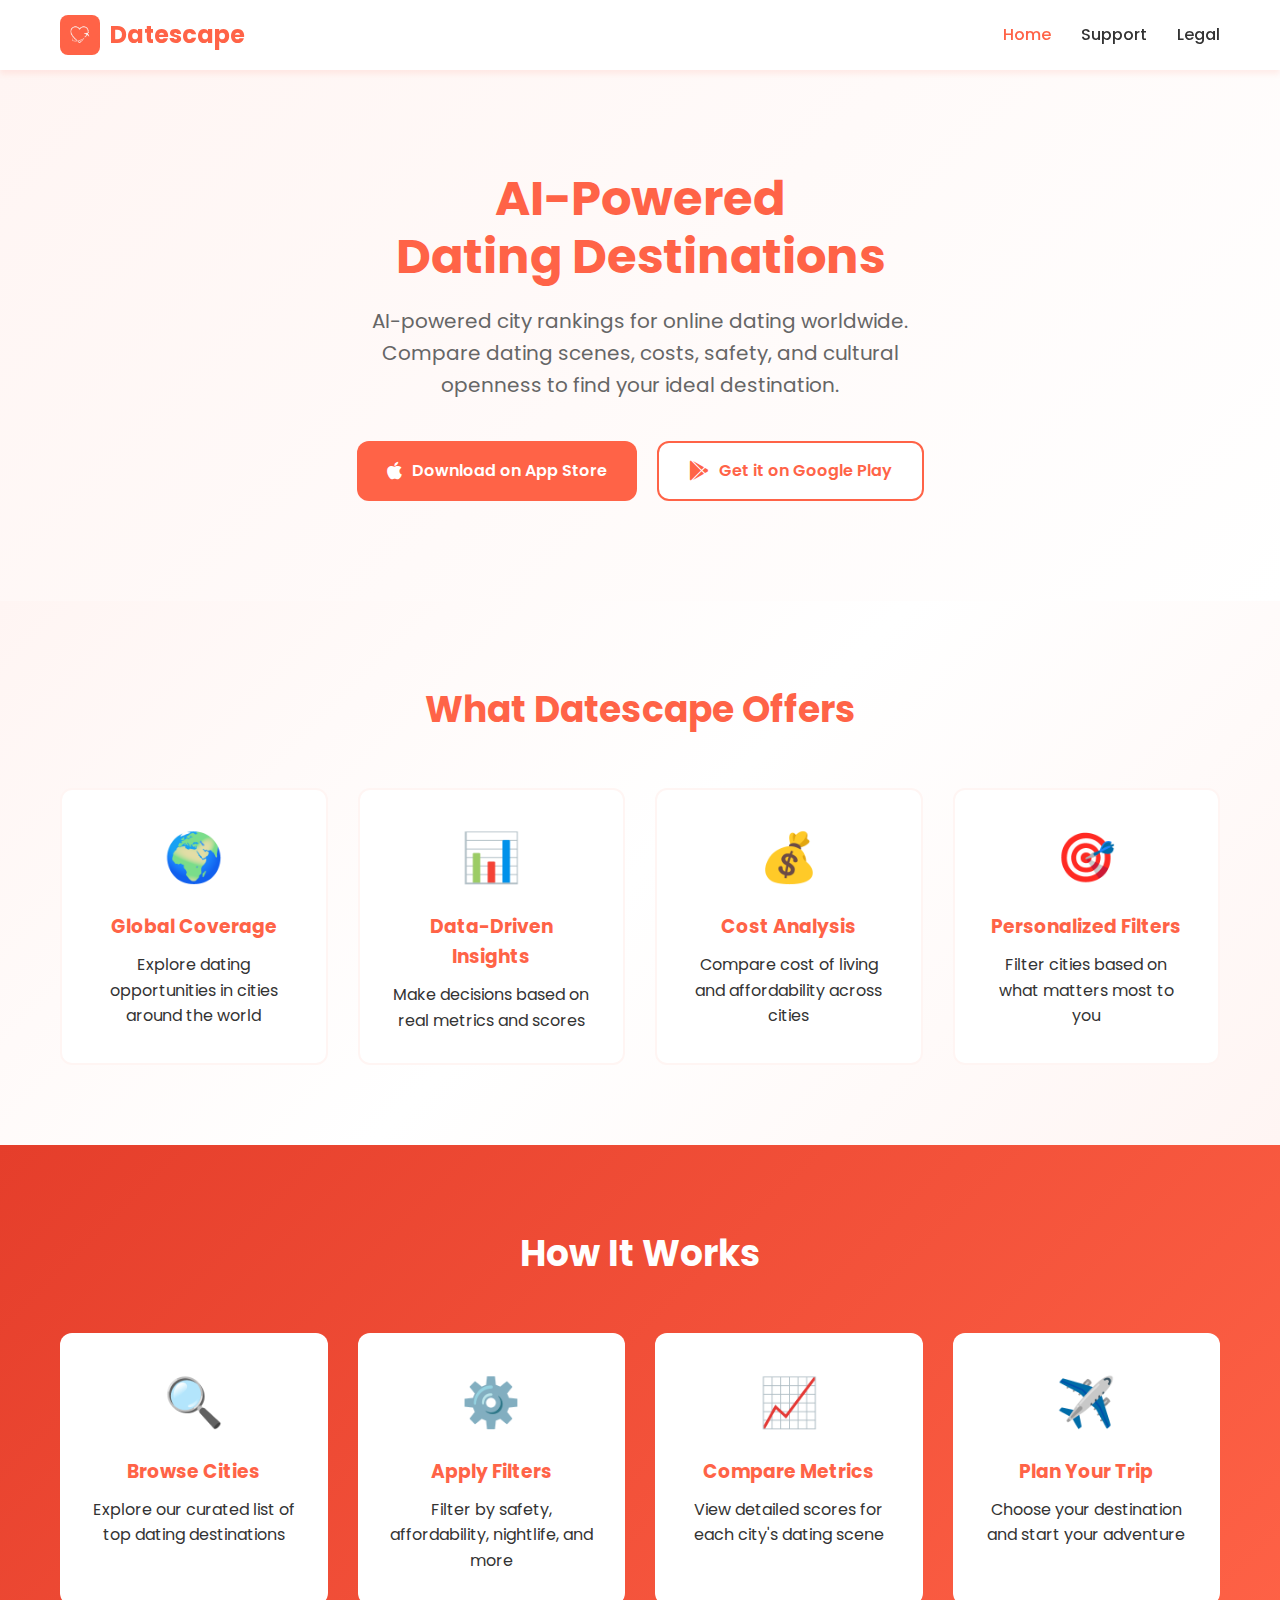
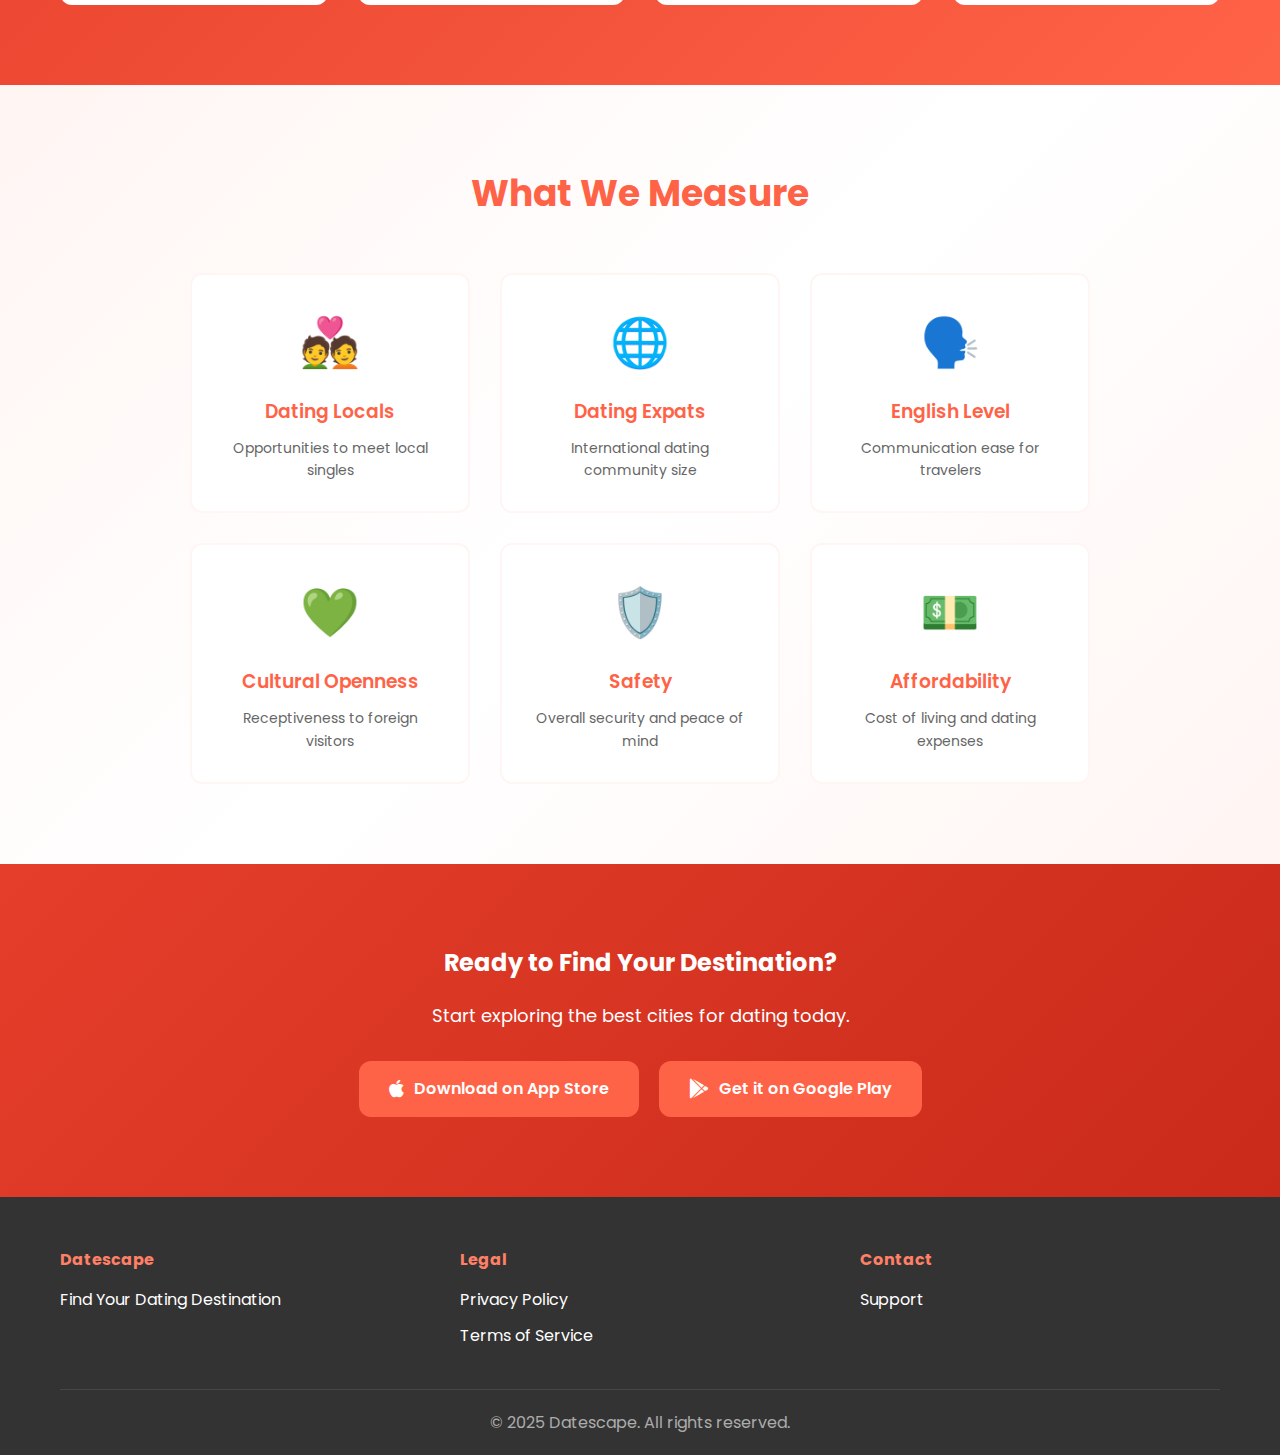
<file: index.html>
<!DOCTYPE html>
<html lang="en">
<head>
    <meta charset="UTF-8">
    <meta name="viewport" content="width=device-width, initial-scale=1.0">
    <meta name="description" content="Discover the best cities for online dating around the world. Find your perfect destination based on dating scene, affordability, safety, and more.">
    <title>Datescape - Find Your Perfect Dating Destination</title>
    <link rel="icon" type="image/png" href="favicon.png">
    <link rel="stylesheet" href="https://cdnjs.cloudflare.com/ajax/libs/font-awesome/6.5.1/css/all.min.css">
    <link rel="stylesheet" href="styles.css">
</head>
<body>
    <nav class="navbar">
        <div class="container nav-container">
            <a href="index.html" class="logo">
                <img src="icon.png" alt="Datescape" class="logo-icon">
                <span class="logo-text">Datescape</span>
            </a>
            <ul class="nav-links">
                <li><a href="index.html" class="active">Home</a></li>
                <li><a href="support.html">Support</a></li>
                <li><a href="legal.html">Legal</a></li>
            </ul>
        </div>
    </nav>

    <section class="hero">
        <div class="container">
            <div class="hero-content">
                <h1>AI-Powered<br>Dating Destinations</h1>
                <p class="hero-subtitle">AI-powered city rankings for online dating worldwide. Compare dating scenes, costs, safety, and cultural openness to find your ideal destination.</p>
                <div class="cta-buttons">
                    <a href="#" class="btn btn-primary"><i class="fa-brands fa-apple btn-icon"></i> Download on App Store</a>
                    <a href="#" class="btn btn-secondary"><i class="fa-brands fa-google-play btn-icon"></i> Get it on Google Play</a>
                </div>
            </div>
        </div>
    </section>

    <section class="features">
        <div class="container">
            <h2>What Datescape Offers</h2>
            <div class="features-grid">
                <div class="feature-card">
                    <div class="feature-icon">🌍</div>
                    <h3>Global Coverage</h3>
                    <p>Explore dating opportunities in cities around the world</p>
                </div>
                <div class="feature-card">
                    <div class="feature-icon">📊</div>
                    <h3>Data-Driven Insights</h3>
                    <p>Make decisions based on real metrics and scores</p>
                </div>
                <div class="feature-card">
                    <div class="feature-icon">💰</div>
                    <h3>Cost Analysis</h3>
                    <p>Compare cost of living and affordability across cities</p>
                </div>
                <div class="feature-card">
                    <div class="feature-icon">🎯</div>
                    <h3>Personalized Filters</h3>
                    <p>Filter cities based on what matters most to you</p>
                </div>
            </div>
        </div>
    </section>

    <section class="how-it-works">
        <div class="container">
            <h2>How It Works</h2>
            <div class="steps">
                <div class="step">
                    <div class="step-number">🔍</div>
                    <h3>Browse Cities</h3>
                    <p>Explore our curated list of top dating destinations</p>
                </div>
                <div class="step">
                    <div class="step-number">⚙️</div>
                    <h3>Apply Filters</h3>
                    <p>Filter by safety, affordability, nightlife, and more</p>
                </div>
                <div class="step">
                    <div class="step-number">📈</div>
                    <h3>Compare Metrics</h3>
                    <p>View detailed scores for each city's dating scene</p>
                </div>
                <div class="step">
                    <div class="step-number">✈️</div>
                    <h3>Plan Your Trip</h3>
                    <p>Choose your destination and start your adventure</p>
                </div>
            </div>
        </div>
    </section>

    <section class="insights">
        <div class="container">
            <h2>What We Measure</h2>
            <div class="insights-grid">
                <div class="insight-card">
                    <div class="insight-icon">💑</div>
                    <h3>Dating Locals</h3>
                    <p>Opportunities to meet local singles</p>
                </div>
                <div class="insight-card">
                    <div class="insight-icon">🌐</div>
                    <h3>Dating Expats</h3>
                    <p>International dating community size</p>
                </div>
                <div class="insight-card">
                    <div class="insight-icon">🗣️</div>
                    <h3>English Level</h3>
                    <p>Communication ease for travelers</p>
                </div>
                <div class="insight-card">
                    <div class="insight-icon">💚</div>
                    <h3>Cultural Openness</h3>
                    <p>Receptiveness to foreign visitors</p>
                </div>
                <div class="insight-card">
                    <div class="insight-icon">🛡️</div>
                    <h3>Safety</h3>
                    <p>Overall security and peace of mind</p>
                </div>
                <div class="insight-card">
                    <div class="insight-icon">💵</div>
                    <h3>Affordability</h3>
                    <p>Cost of living and dating expenses</p>
                </div>
            </div>
        </div>
    </section>

    <section class="cta">
        <div class="container">
            <h2>Ready to Find Your Destination?</h2>
            <p>Start exploring the best cities for dating today.</p>
            <div class="cta-buttons">
                <a href="#" class="btn btn-primary"><i class="fa-brands fa-apple btn-icon"></i> Download on App Store</a>
                <a href="#" class="btn btn-primary"><i class="fa-brands fa-google-play btn-icon"></i> Get it on Google Play</a>
            </div>
        </div>
    </section>

    <footer>
        <div class="container">
            <div class="footer-content">
                <div class="footer-section">
                    <h4>Datescape</h4>
                    <p>Find Your Dating Destination</p>
                </div>
                <div class="footer-section">
                    <h4>Legal</h4>
                    <ul>
                        <li><a href="privacy.html">Privacy Policy</a></li>
                        <li><a href="terms.html">Terms of Service</a></li>
                    </ul>
                </div>
                <div class="footer-section">
                    <h4>Contact</h4>
                    <p><a href="support.html">Support</a></p>
                </div>
            </div>
            <div class="footer-bottom">
                <p>&copy; 2025 Datescape. All rights reserved.</p>
            </div>
        </div>
    </footer>
</body>
</html>
</file>
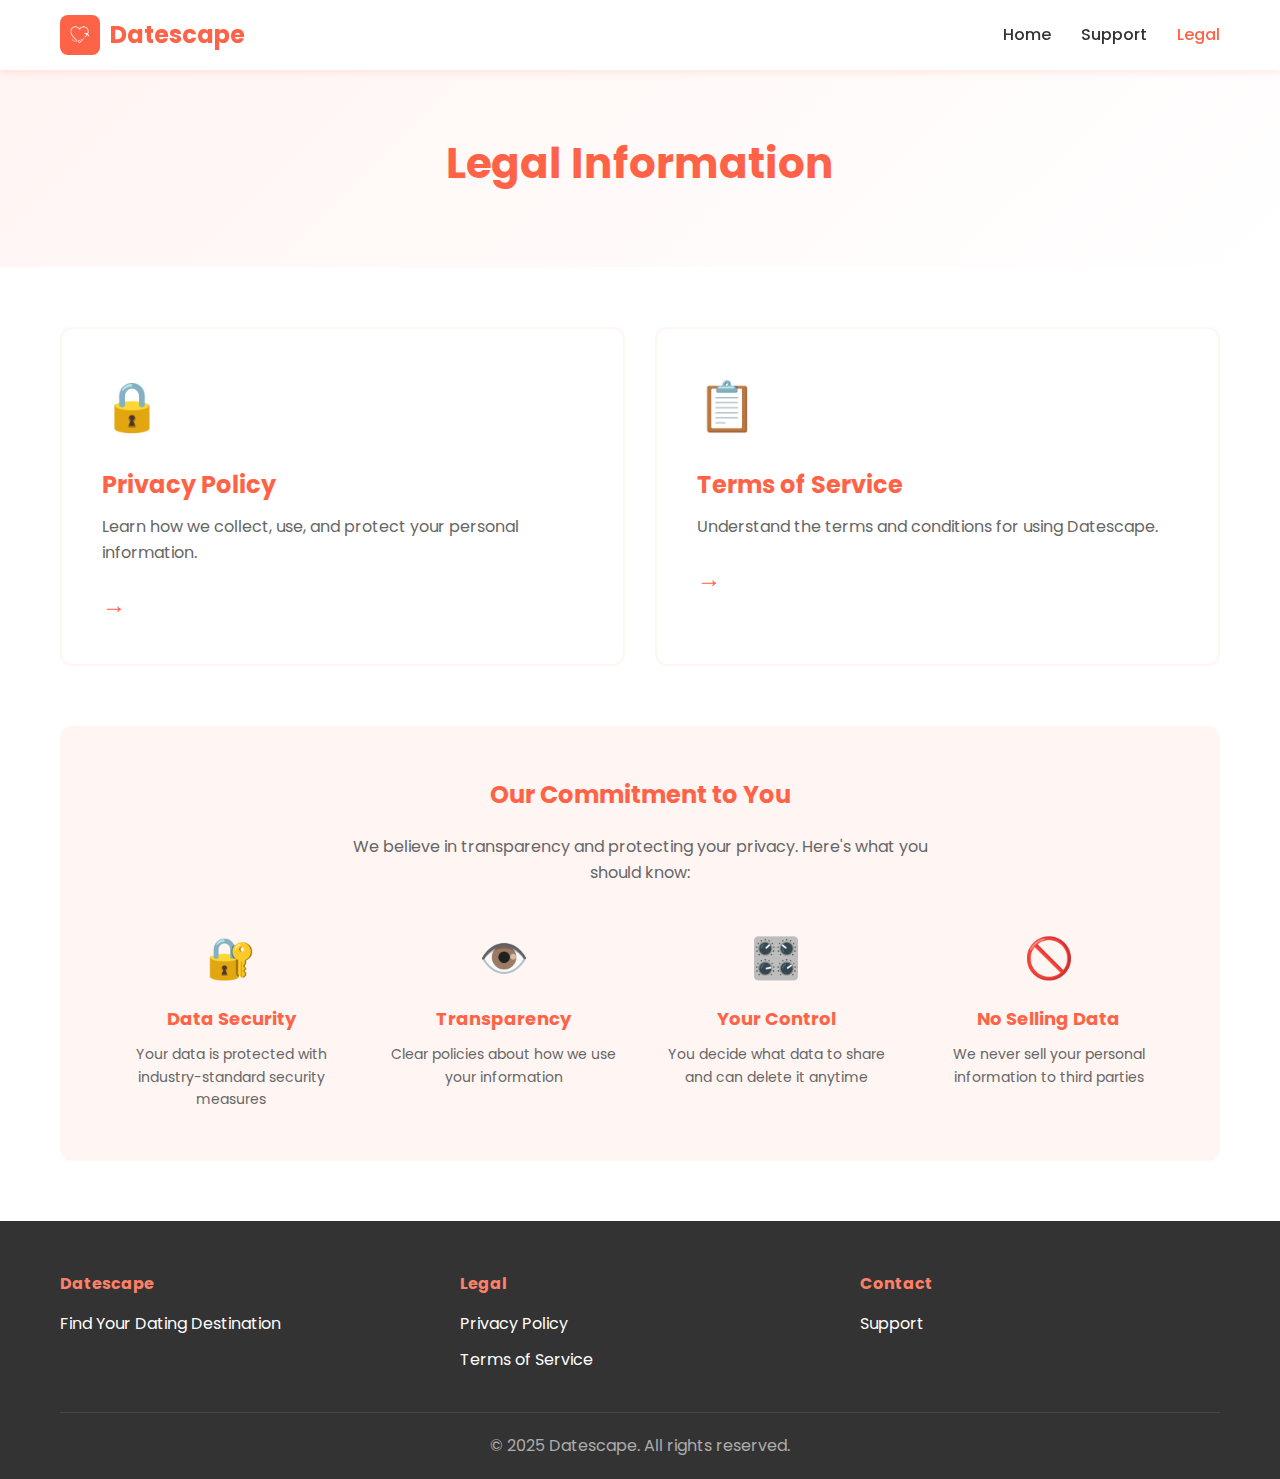
<file: legal.html>
<!DOCTYPE html>
<html lang="en">
<head>
    <meta charset="UTF-8">
    <meta name="viewport" content="width=device-width, initial-scale=1.0">
    <meta name="description" content="Datescape Legal Information - Privacy Policy and Terms of Service">
    <title>Legal - Datescape</title>
    <link rel="icon" type="image/png" href="favicon.png">
    <link rel="stylesheet" href="https://cdnjs.cloudflare.com/ajax/libs/font-awesome/6.5.1/css/all.min.css">
    <link rel="stylesheet" href="styles.css">
</head>
<body>
    <nav class="navbar">
        <div class="container nav-container">
            <a href="index.html" class="logo">
                <img src="icon.png" alt="Datescape" class="logo-icon">
                <span class="logo-text">Datescape</span>
            </a>
            <ul class="nav-links">
                <li><a href="index.html">Home</a></li>
                <li><a href="support.html">Support</a></li>
                <li><a href="legal.html" class="active">Legal</a></li>
            </ul>
        </div>
    </nav>

    <section class="page-header">
        <div class="container">
            <h1>Legal Information</h1>
        </div>
    </section>

    <section class="legal-hub">
        <div class="container">
            <div class="legal-cards">
                <a href="privacy.html" class="legal-card">
                    <div class="legal-card-icon">🔒</div>
                    <h3>Privacy Policy</h3>
                    <p>Learn how we collect, use, and protect your personal information.</p>
                    <span class="legal-card-arrow">→</span>
                </a>
                <a href="terms.html" class="legal-card">
                    <div class="legal-card-icon">📋</div>
                    <h3>Terms of Service</h3>
                    <p>Understand the terms and conditions for using Datescape.</p>
                    <span class="legal-card-arrow">→</span>
                </a>
            </div>

            <div class="legal-summary">
                <h2>Our Commitment to You</h2>
                <p>We believe in transparency and protecting your privacy. Here's what you should know:</p>
                <div class="commitment-grid">
                    <div class="commitment-item">
                        <span class="commitment-icon">🔐</span>
                        <h4>Data Security</h4>
                        <p>Your data is protected with industry-standard security measures</p>
                    </div>
                    <div class="commitment-item">
                        <span class="commitment-icon">👁️</span>
                        <h4>Transparency</h4>
                        <p>Clear policies about how we use your information</p>
                    </div>
                    <div class="commitment-item">
                        <span class="commitment-icon">🎛️</span>
                        <h4>Your Control</h4>
                        <p>You decide what data to share and can delete it anytime</p>
                    </div>
                    <div class="commitment-item">
                        <span class="commitment-icon">🚫</span>
                        <h4>No Selling Data</h4>
                        <p>We never sell your personal information to third parties</p>
                    </div>
                </div>
            </div>
        </div>
    </section>

    <footer>
        <div class="container">
            <div class="footer-content">
                <div class="footer-section">
                    <h4>Datescape</h4>
                    <p>Find Your Dating Destination</p>
                </div>
                <div class="footer-section">
                    <h4>Legal</h4>
                    <ul>
                        <li><a href="privacy.html">Privacy Policy</a></li>
                        <li><a href="terms.html">Terms of Service</a></li>
                    </ul>
                </div>
                <div class="footer-section">
                    <h4>Contact</h4>
                    <p><a href="support.html">Support</a></p>
                </div>
            </div>
            <div class="footer-bottom">
                <p>&copy; 2025 Datescape. All rights reserved.</p>
            </div>
        </div>
    </footer>
</body>
</html>
</file>
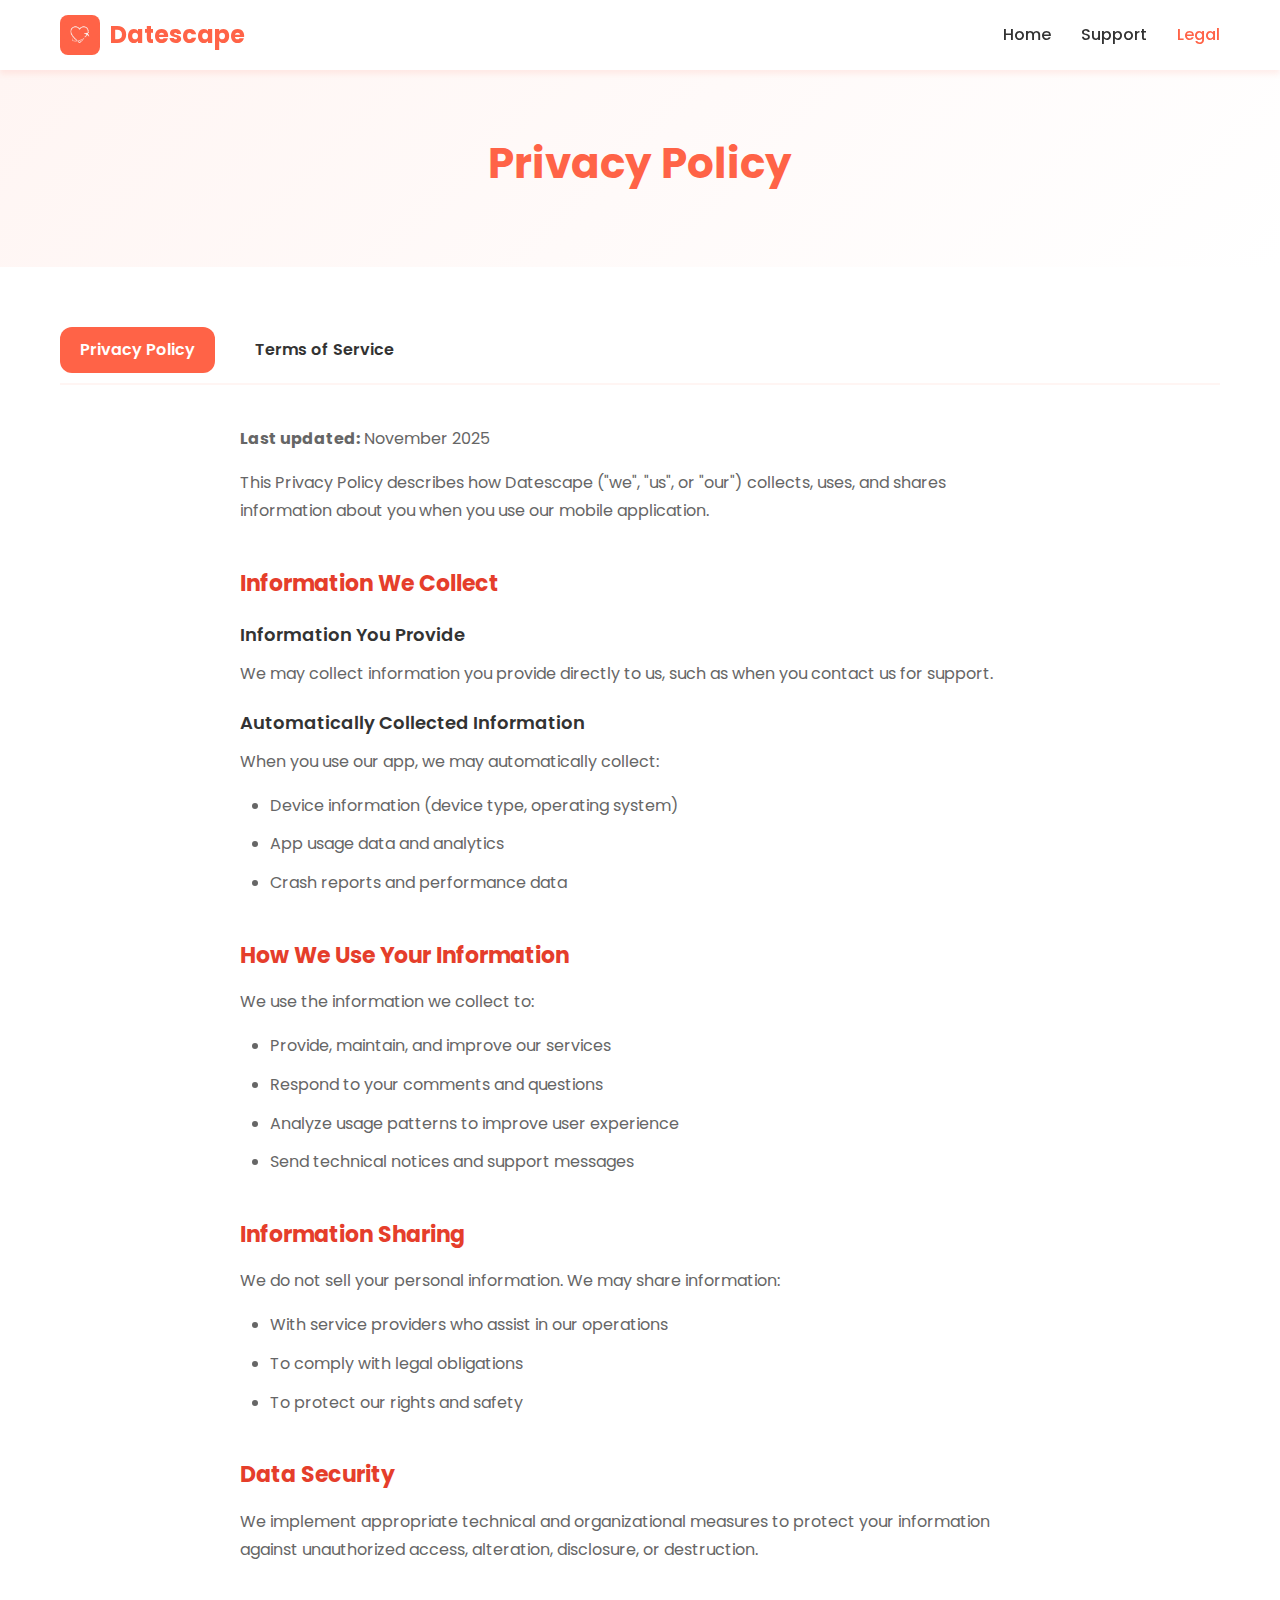
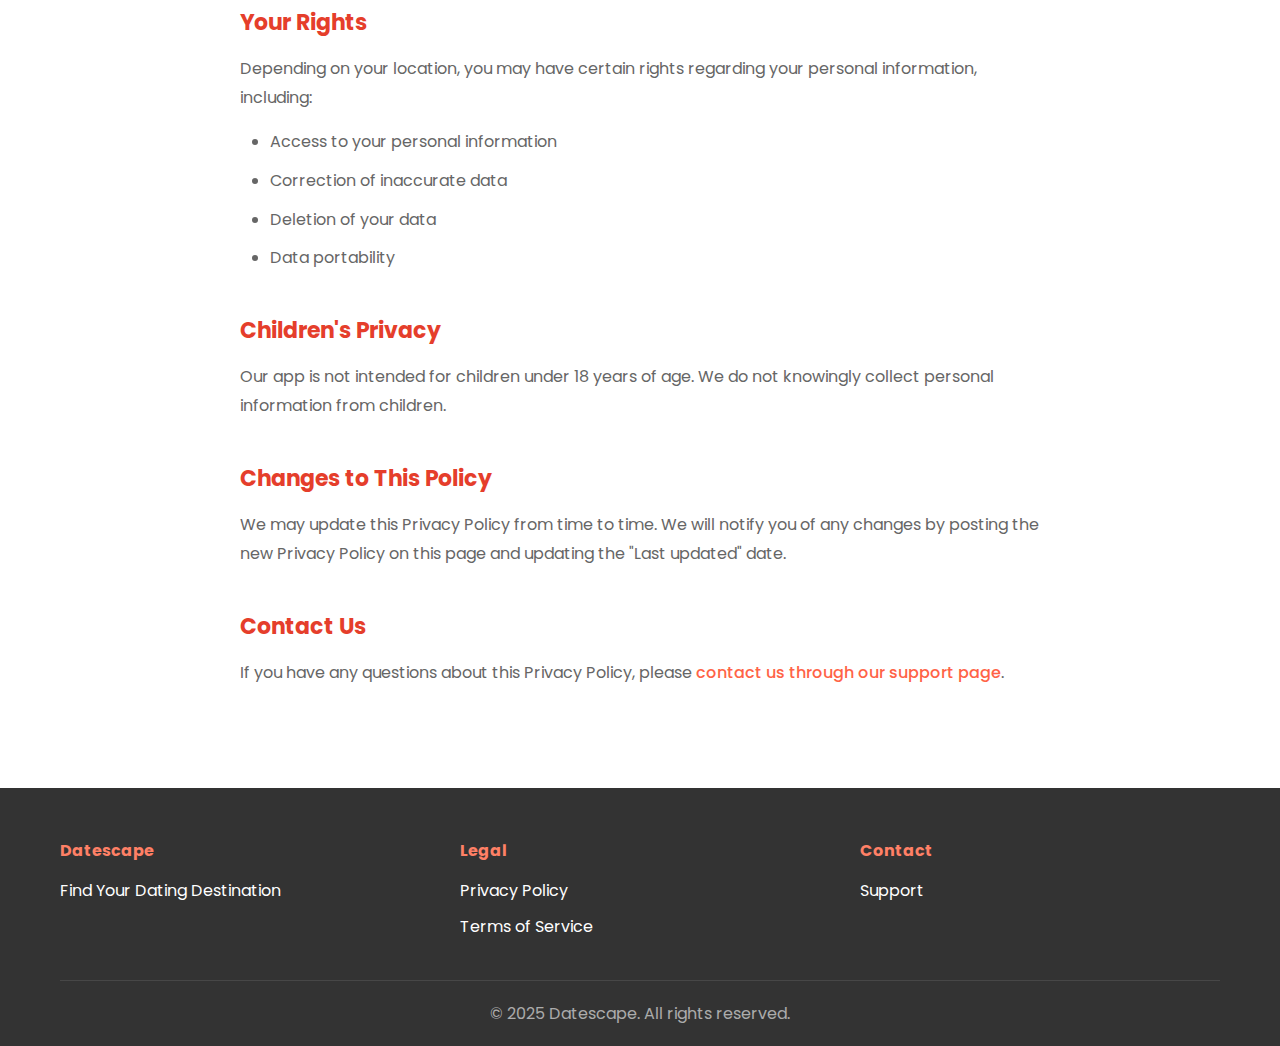
<file: privacy.html>
<!DOCTYPE html>
<html lang="en">
<head>
    <meta charset="UTF-8">
    <meta name="viewport" content="width=device-width, initial-scale=1.0">
    <meta name="description" content="Datescape Privacy Policy">
    <title>Privacy Policy - Datescape</title>
    <link rel="icon" type="image/png" href="favicon.png">
    <link rel="stylesheet" href="https://cdnjs.cloudflare.com/ajax/libs/font-awesome/6.5.1/css/all.min.css">
    <link rel="stylesheet" href="styles.css">
</head>
<body>
    <nav class="navbar">
        <div class="container nav-container">
            <a href="index.html" class="logo">
                <img src="icon.png" alt="Datescape" class="logo-icon">
                <span class="logo-text">Datescape</span>
            </a>
            <ul class="nav-links">
                <li><a href="index.html">Home</a></li>
                <li><a href="support.html">Support</a></li>
                <li><a href="legal.html" class="active">Legal</a></li>
            </ul>
        </div>
    </nav>

    <section class="page-header">
        <div class="container">
            <h1>Privacy Policy</h1>
        </div>
    </section>

    <section class="legal-content">
        <div class="container">
            <div class="legal-nav">
                <a href="privacy.html" class="legal-nav-link active">Privacy Policy</a>
                <a href="terms.html" class="legal-nav-link">Terms of Service</a>
            </div>

            <div class="legal-document">
                <div class="legal-section">
                    <p><strong>Last updated:</strong> November 2025</p>
                    <p>This Privacy Policy describes how Datescape ("we", "us", or "our") collects, uses, and shares information about you when you use our mobile application.</p>
                </div>

                <div class="legal-section">
                    <h3>Information We Collect</h3>

                    <h4>Information You Provide</h4>
                    <p>We may collect information you provide directly to us, such as when you contact us for support.</p>

                    <h4>Automatically Collected Information</h4>
                    <p>When you use our app, we may automatically collect:</p>
                    <ul>
                        <li>Device information (device type, operating system)</li>
                        <li>App usage data and analytics</li>
                        <li>Crash reports and performance data</li>
                    </ul>
                </div>

                <div class="legal-section">
                    <h3>How We Use Your Information</h3>
                    <p>We use the information we collect to:</p>
                    <ul>
                        <li>Provide, maintain, and improve our services</li>
                        <li>Respond to your comments and questions</li>
                        <li>Analyze usage patterns to improve user experience</li>
                        <li>Send technical notices and support messages</li>
                    </ul>
                </div>

                <div class="legal-section">
                    <h3>Information Sharing</h3>
                    <p>We do not sell your personal information. We may share information:</p>
                    <ul>
                        <li>With service providers who assist in our operations</li>
                        <li>To comply with legal obligations</li>
                        <li>To protect our rights and safety</li>
                    </ul>
                </div>

                <div class="legal-section">
                    <h3>Data Security</h3>
                    <p>We implement appropriate technical and organizational measures to protect your information against unauthorized access, alteration, disclosure, or destruction.</p>
                </div>

                <div class="legal-section">
                    <h3>Your Rights</h3>
                    <p>Depending on your location, you may have certain rights regarding your personal information, including:</p>
                    <ul>
                        <li>Access to your personal information</li>
                        <li>Correction of inaccurate data</li>
                        <li>Deletion of your data</li>
                        <li>Data portability</li>
                    </ul>
                </div>

                <div class="legal-section">
                    <h3>Children's Privacy</h3>
                    <p>Our app is not intended for children under 18 years of age. We do not knowingly collect personal information from children.</p>
                </div>

                <div class="legal-section">
                    <h3>Changes to This Policy</h3>
                    <p>We may update this Privacy Policy from time to time. We will notify you of any changes by posting the new Privacy Policy on this page and updating the "Last updated" date.</p>
                </div>

                <div class="legal-section">
                    <h3>Contact Us</h3>
                    <p>If you have any questions about this Privacy Policy, please <a href="support.html">contact us through our support page</a>.</p>
                </div>
            </div>
        </div>
    </section>

    <footer>
        <div class="container">
            <div class="footer-content">
                <div class="footer-section">
                    <h4>Datescape</h4>
                    <p>Find Your Dating Destination</p>
                </div>
                <div class="footer-section">
                    <h4>Legal</h4>
                    <ul>
                        <li><a href="privacy.html">Privacy Policy</a></li>
                        <li><a href="terms.html">Terms of Service</a></li>
                    </ul>
                </div>
                <div class="footer-section">
                    <h4>Contact</h4>
                    <p><a href="support.html">Support</a></p>
                </div>
            </div>
            <div class="footer-bottom">
                <p>&copy; 2025 Datescape. All rights reserved.</p>
            </div>
        </div>
    </footer>
</body>
</html>
</file>
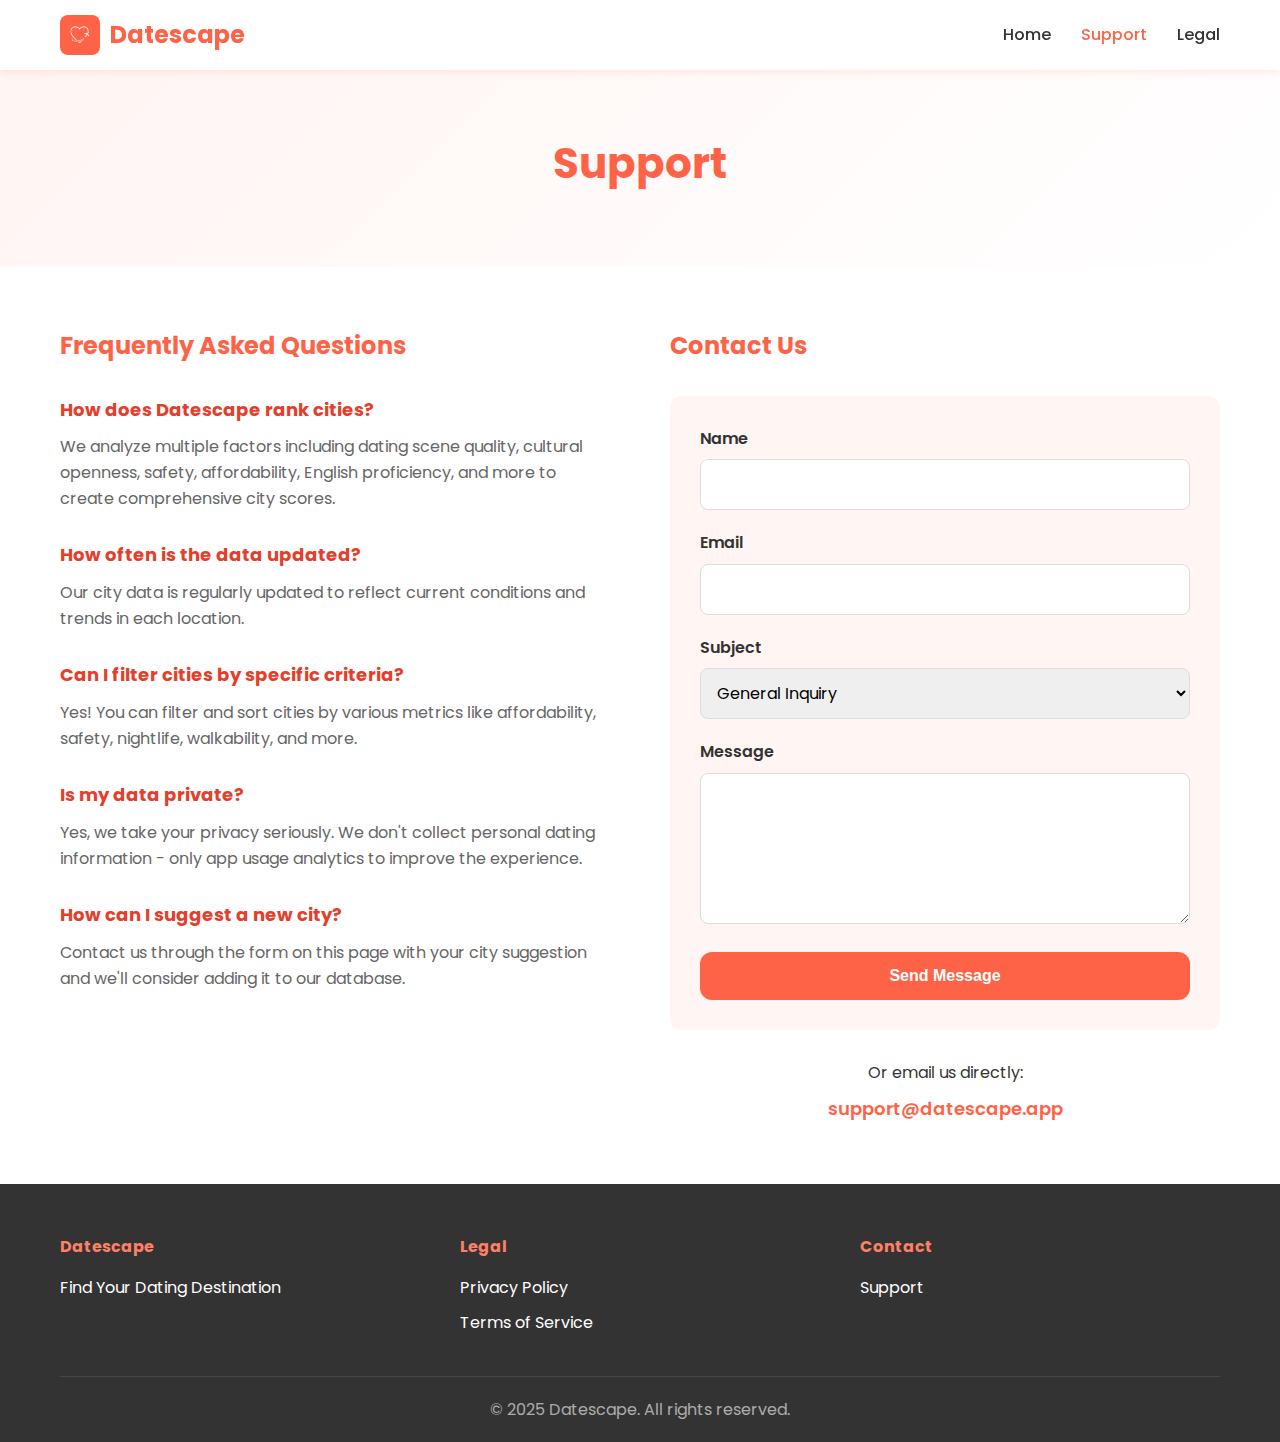
<file: support.html>
<!DOCTYPE html>
<html lang="en">
<head>
    <meta charset="UTF-8">
    <meta name="viewport" content="width=device-width, initial-scale=1.0">
    <meta name="description" content="Datescape Support - Get help with the app">
    <title>Support - Datescape</title>
    <link rel="icon" type="image/png" href="favicon.png">
    <link rel="stylesheet" href="https://cdnjs.cloudflare.com/ajax/libs/font-awesome/6.5.1/css/all.min.css">
    <link rel="stylesheet" href="styles.css">
</head>
<body>
    <nav class="navbar">
        <div class="container nav-container">
            <a href="index.html" class="logo">
                <img src="icon.png" alt="Datescape" class="logo-icon">
                <span class="logo-text">Datescape</span>
            </a>
            <ul class="nav-links">
                <li><a href="index.html">Home</a></li>
                <li><a href="support.html" class="active">Support</a></li>
                <li><a href="legal.html">Legal</a></li>
            </ul>
        </div>
    </nav>

    <section class="page-header">
        <div class="container">
            <h1>Support</h1>
        </div>
    </section>

    <section class="support-content">
        <div class="container">
            <div class="support-grid">
                <div class="faq-section">
                    <h2>Frequently Asked Questions</h2>

                    <div class="faq-item">
                        <h3>How does Datescape rank cities?</h3>
                        <p>We analyze multiple factors including dating scene quality, cultural openness, safety, affordability, English proficiency, and more to create comprehensive city scores.</p>
                    </div>

                    <div class="faq-item">
                        <h3>How often is the data updated?</h3>
                        <p>Our city data is regularly updated to reflect current conditions and trends in each location.</p>
                    </div>

                    <div class="faq-item">
                        <h3>Can I filter cities by specific criteria?</h3>
                        <p>Yes! You can filter and sort cities by various metrics like affordability, safety, nightlife, walkability, and more.</p>
                    </div>

                    <div class="faq-item">
                        <h3>Is my data private?</h3>
                        <p>Yes, we take your privacy seriously. We don't collect personal dating information - only app usage analytics to improve the experience.</p>
                    </div>

                    <div class="faq-item">
                        <h3>How can I suggest a new city?</h3>
                        <p>Contact us through the form on this page with your city suggestion and we'll consider adding it to our database.</p>
                    </div>
                </div>

                <div class="contact-section">
                    <h2>Contact Us</h2>
                    <div class="contact-form">
                        <div class="form-group">
                            <label for="name">Name</label>
                            <input type="text" id="name" name="name" required>
                        </div>
                        <div class="form-group">
                            <label for="email">Email</label>
                            <input type="email" id="email" name="email" required>
                        </div>
                        <div class="form-group">
                            <label for="subject">Subject</label>
                            <select id="subject" name="subject">
                                <option value="general">General Inquiry</option>
                                <option value="bug">Bug Report</option>
                                <option value="feature">Feature Request</option>
                                <option value="city">City Suggestion</option>
                                <option value="other">Other</option>
                            </select>
                        </div>
                        <div class="form-group">
                            <label for="message">Message</label>
                            <textarea id="message" name="message" rows="5" required></textarea>
                        </div>
                        <button type="submit" class="btn btn-primary">Send Message</button>
                    </div>
                    <div class="direct-contact">
                        <p>Or email us directly:</p>
                        <a href="mailto:support@datescape.app" class="email-link">support@datescape.app</a>
                    </div>
                </div>
            </div>
        </div>
    </section>

    <footer>
        <div class="container">
            <div class="footer-content">
                <div class="footer-section">
                    <h4>Datescape</h4>
                    <p>Find Your Dating Destination</p>
                </div>
                <div class="footer-section">
                    <h4>Legal</h4>
                    <ul>
                        <li><a href="privacy.html">Privacy Policy</a></li>
                        <li><a href="terms.html">Terms of Service</a></li>
                    </ul>
                </div>
                <div class="footer-section">
                    <h4>Contact</h4>
                    <p><a href="support.html">Support</a></p>
                </div>
            </div>
            <div class="footer-bottom">
                <p>&copy; 2025 Datescape. All rights reserved.</p>
            </div>
        </div>
    </footer>
</body>
</html>
</file>
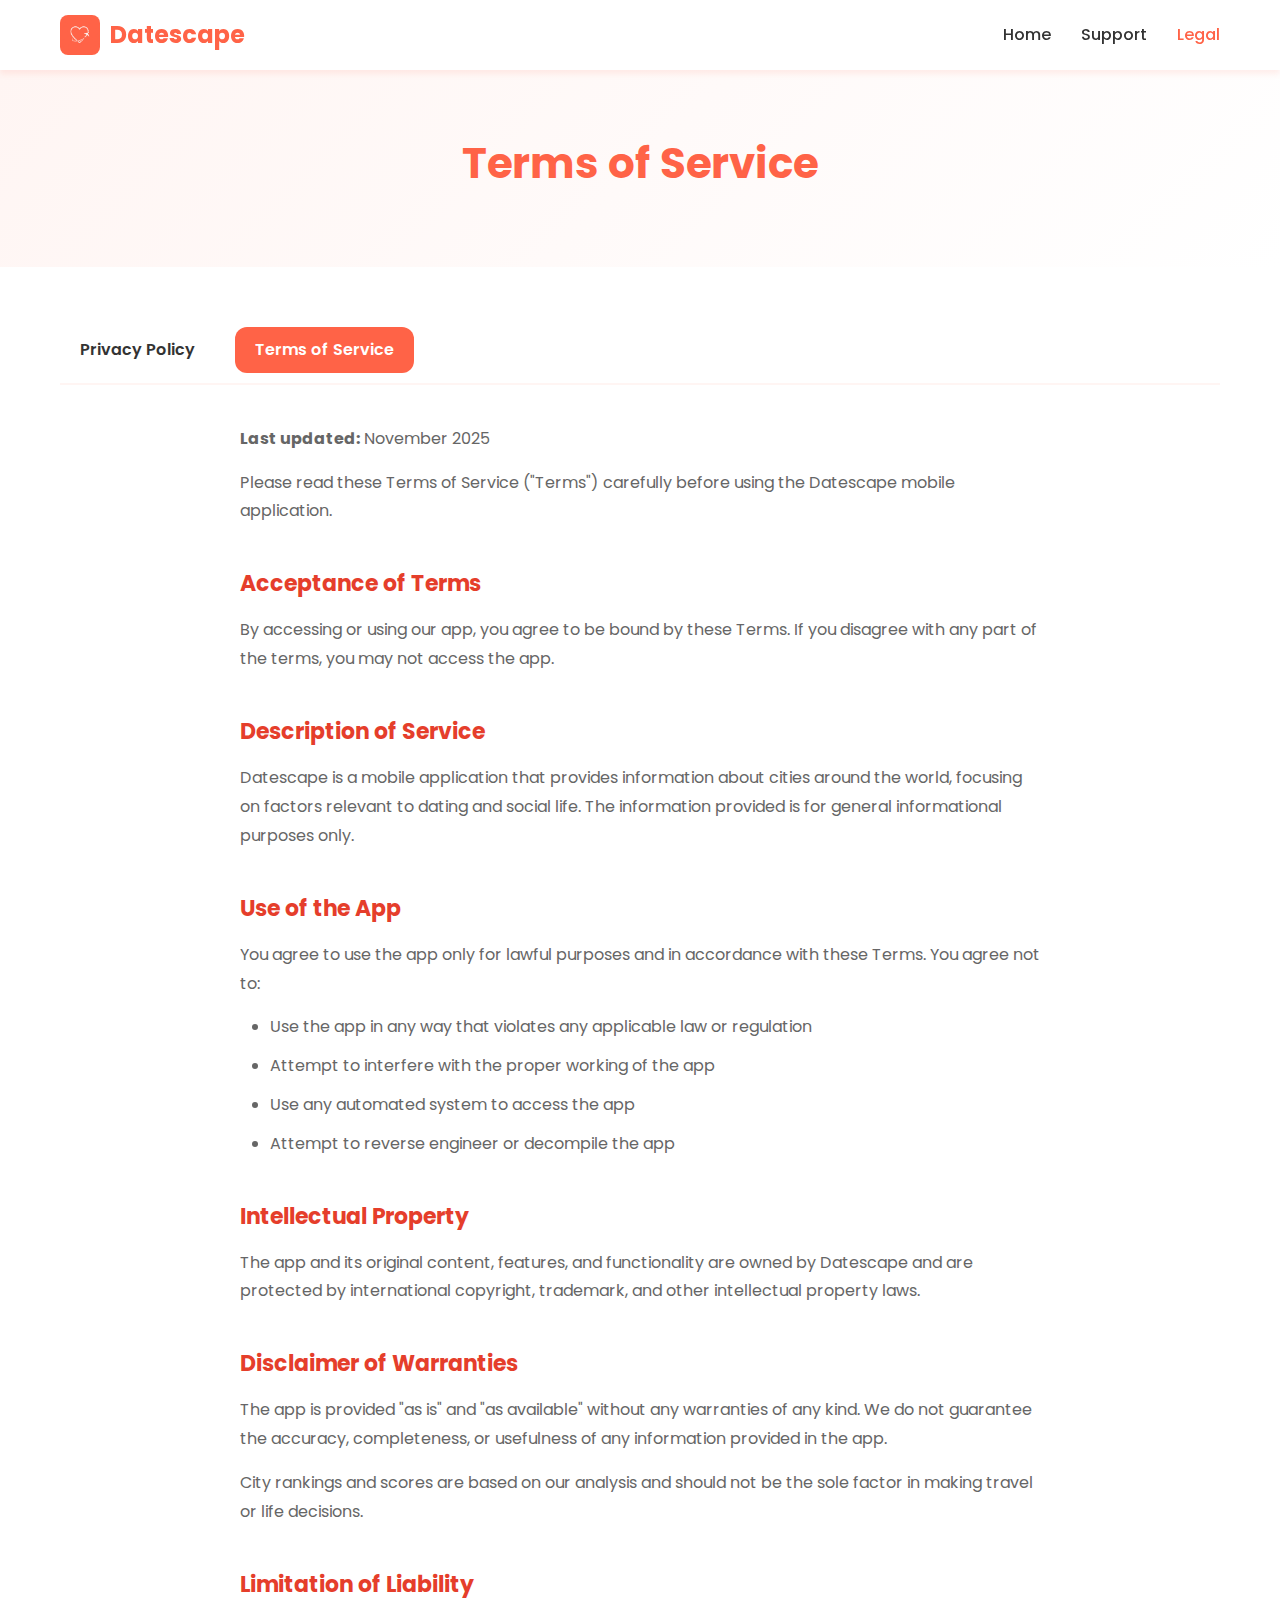
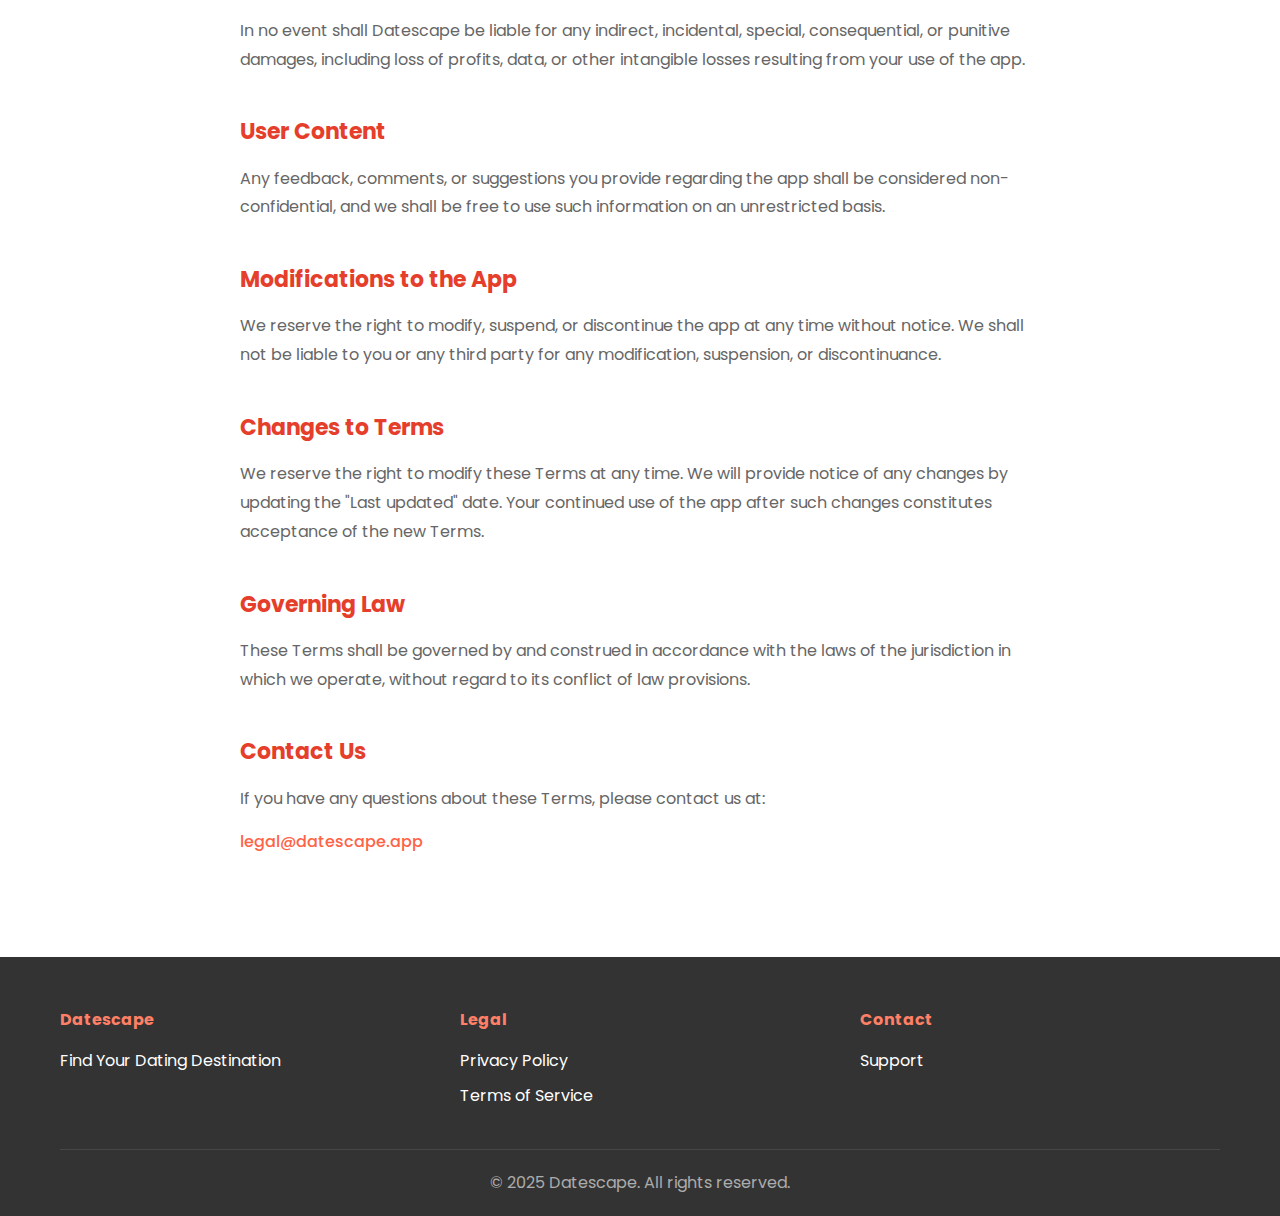
<file: terms.html>
<!DOCTYPE html>
<html lang="en">
<head>
    <meta charset="UTF-8">
    <meta name="viewport" content="width=device-width, initial-scale=1.0">
    <meta name="description" content="Datescape Terms of Service">
    <title>Terms of Service - Datescape</title>
    <link rel="icon" type="image/png" href="favicon.png">
    <link rel="stylesheet" href="https://cdnjs.cloudflare.com/ajax/libs/font-awesome/6.5.1/css/all.min.css">
    <link rel="stylesheet" href="styles.css">
</head>
<body>
    <nav class="navbar">
        <div class="container nav-container">
            <a href="index.html" class="logo">
                <img src="icon.png" alt="Datescape" class="logo-icon">
                <span class="logo-text">Datescape</span>
            </a>
            <ul class="nav-links">
                <li><a href="index.html">Home</a></li>
                <li><a href="support.html">Support</a></li>
                <li><a href="legal.html" class="active">Legal</a></li>
            </ul>
        </div>
    </nav>

    <section class="page-header">
        <div class="container">
            <h1>Terms of Service</h1>
        </div>
    </section>

    <section class="legal-content">
        <div class="container">
            <div class="legal-nav">
                <a href="privacy.html" class="legal-nav-link">Privacy Policy</a>
                <a href="terms.html" class="legal-nav-link active">Terms of Service</a>
            </div>

            <div class="legal-document">
                <div class="legal-section">
                    <p><strong>Last updated:</strong> November 2025</p>
                    <p>Please read these Terms of Service ("Terms") carefully before using the Datescape mobile application.</p>
                </div>

                <div class="legal-section">
                    <h3>Acceptance of Terms</h3>
                    <p>By accessing or using our app, you agree to be bound by these Terms. If you disagree with any part of the terms, you may not access the app.</p>
                </div>

                <div class="legal-section">
                    <h3>Description of Service</h3>
                    <p>Datescape is a mobile application that provides information about cities around the world, focusing on factors relevant to dating and social life. The information provided is for general informational purposes only.</p>
                </div>

                <div class="legal-section">
                    <h3>Use of the App</h3>
                    <p>You agree to use the app only for lawful purposes and in accordance with these Terms. You agree not to:</p>
                    <ul>
                        <li>Use the app in any way that violates any applicable law or regulation</li>
                        <li>Attempt to interfere with the proper working of the app</li>
                        <li>Use any automated system to access the app</li>
                        <li>Attempt to reverse engineer or decompile the app</li>
                    </ul>
                </div>

                <div class="legal-section">
                    <h3>Intellectual Property</h3>
                    <p>The app and its original content, features, and functionality are owned by Datescape and are protected by international copyright, trademark, and other intellectual property laws.</p>
                </div>

                <div class="legal-section">
                    <h3>Disclaimer of Warranties</h3>
                    <p>The app is provided "as is" and "as available" without any warranties of any kind. We do not guarantee the accuracy, completeness, or usefulness of any information provided in the app.</p>
                    <p>City rankings and scores are based on our analysis and should not be the sole factor in making travel or life decisions.</p>
                </div>

                <div class="legal-section">
                    <h3>Limitation of Liability</h3>
                    <p>In no event shall Datescape be liable for any indirect, incidental, special, consequential, or punitive damages, including loss of profits, data, or other intangible losses resulting from your use of the app.</p>
                </div>

                <div class="legal-section">
                    <h3>User Content</h3>
                    <p>Any feedback, comments, or suggestions you provide regarding the app shall be considered non-confidential, and we shall be free to use such information on an unrestricted basis.</p>
                </div>

                <div class="legal-section">
                    <h3>Modifications to the App</h3>
                    <p>We reserve the right to modify, suspend, or discontinue the app at any time without notice. We shall not be liable to you or any third party for any modification, suspension, or discontinuance.</p>
                </div>

                <div class="legal-section">
                    <h3>Changes to Terms</h3>
                    <p>We reserve the right to modify these Terms at any time. We will provide notice of any changes by updating the "Last updated" date. Your continued use of the app after such changes constitutes acceptance of the new Terms.</p>
                </div>

                <div class="legal-section">
                    <h3>Governing Law</h3>
                    <p>These Terms shall be governed by and construed in accordance with the laws of the jurisdiction in which we operate, without regard to its conflict of law provisions.</p>
                </div>

                <div class="legal-section">
                    <h3>Contact Us</h3>
                    <p>If you have any questions about these Terms, please contact us at:</p>
                    <p><a href="mailto:legal@datescape.app">legal@datescape.app</a></p>
                </div>
            </div>
        </div>
    </section>

    <footer>
        <div class="container">
            <div class="footer-content">
                <div class="footer-section">
                    <h4>Datescape</h4>
                    <p>Find Your Dating Destination</p>
                </div>
                <div class="footer-section">
                    <h4>Legal</h4>
                    <ul>
                        <li><a href="privacy.html">Privacy Policy</a></li>
                        <li><a href="terms.html">Terms of Service</a></li>
                    </ul>
                </div>
                <div class="footer-section">
                    <h4>Contact</h4>
                    <p><a href="support.html">Support</a></p>
                </div>
            </div>
            <div class="footer-bottom">
                <p>&copy; 2025 Datescape. All rights reserved.</p>
            </div>
        </div>
    </footer>
</body>
</html>
</file>
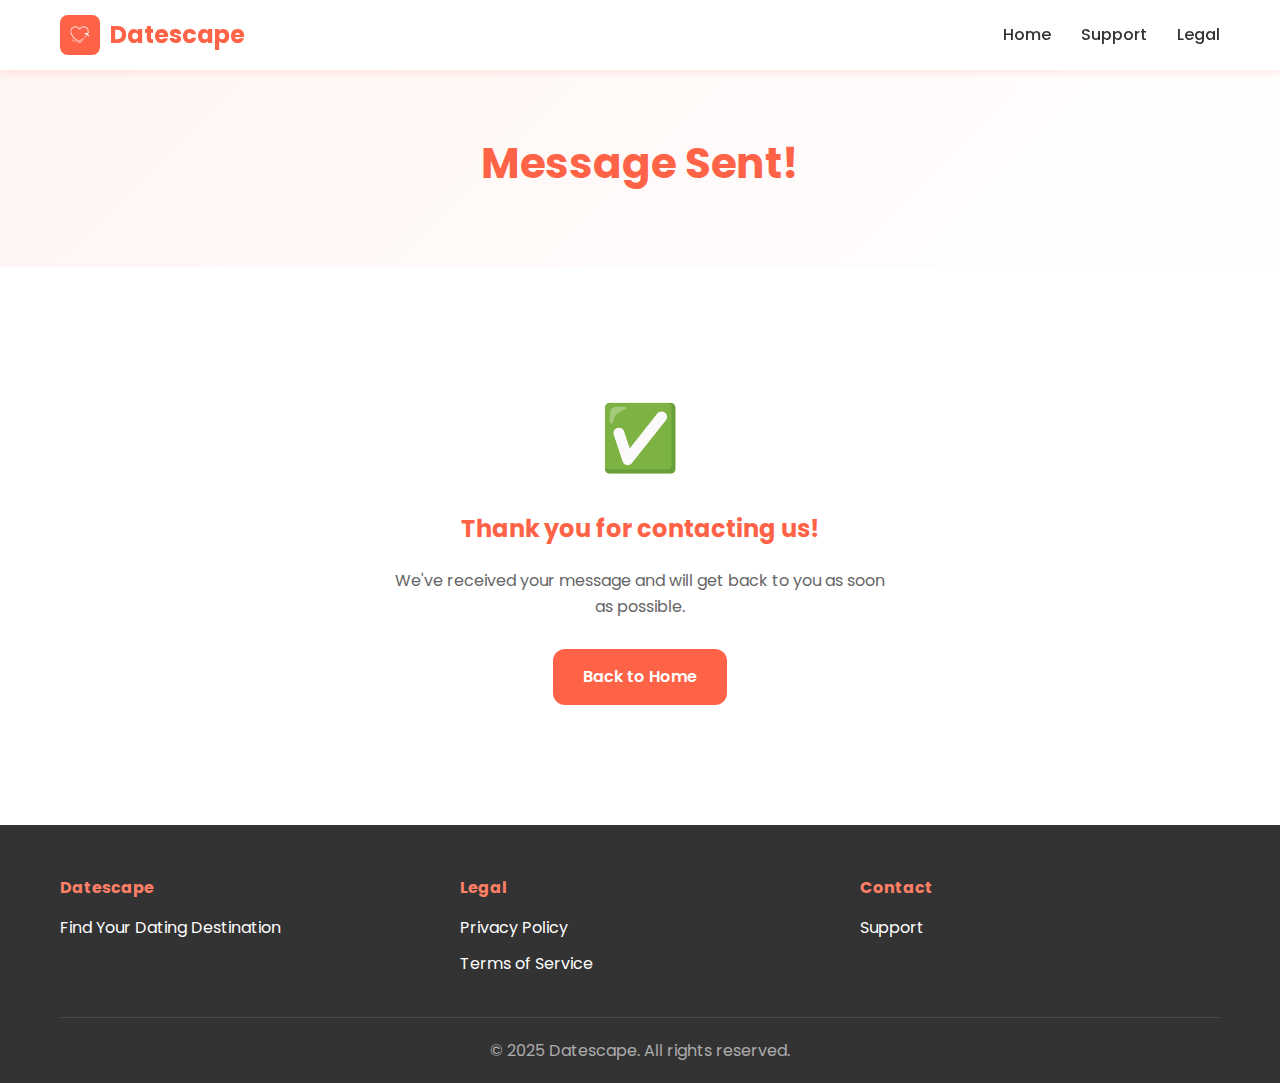
<file: thank-you.html>
<!DOCTYPE html>
<html lang="en">
<head>
    <meta charset="UTF-8">
    <meta name="viewport" content="width=device-width, initial-scale=1.0">
    <meta name="description" content="Message sent successfully">
    <title>Message Sent - Datescape</title>
    <link rel="icon" type="image/png" href="favicon.png">
    <link rel="stylesheet" href="https://cdnjs.cloudflare.com/ajax/libs/font-awesome/6.5.1/css/all.min.css">
    <link rel="stylesheet" href="styles.css">
</head>
<body>
    <nav class="navbar">
        <div class="container nav-container">
            <a href="index.html" class="logo">
                <img src="icon.png" alt="Datescape" class="logo-icon">
                <span class="logo-text">Datescape</span>
            </a>
            <ul class="nav-links">
                <li><a href="index.html">Home</a></li>
                <li><a href="support.html">Support</a></li>
                <li><a href="legal.html">Legal</a></li>
            </ul>
        </div>
    </nav>

    <section class="page-header">
        <div class="container">
            <h1>Message Sent!</h1>
        </div>
    </section>

    <section class="support-content">
        <div class="container" style="text-align: center; padding: 60px 20px;">
            <div style="font-size: 64px; margin-bottom: 20px;">✅</div>
            <h2 style="color: var(--primary-color); margin-bottom: 20px;">Thank you for contacting us!</h2>
            <p style="color: var(--text-light); margin-bottom: 30px; max-width: 500px; margin-left: auto; margin-right: auto;">
                We've received your message and will get back to you as soon as possible.
            </p>
            <a href="index.html" class="btn btn-primary">Back to Home</a>
        </div>
    </section>

    <footer>
        <div class="container">
            <div class="footer-content">
                <div class="footer-section">
                    <h4>Datescape</h4>
                    <p>Find Your Dating Destination</p>
                </div>
                <div class="footer-section">
                    <h4>Legal</h4>
                    <ul>
                        <li><a href="privacy.html">Privacy Policy</a></li>
                        <li><a href="terms.html">Terms of Service</a></li>
                    </ul>
                </div>
                <div class="footer-section">
                    <h4>Contact</h4>
                    <p><a href="support.html">Support</a></p>
                </div>
            </div>
            <div class="footer-bottom">
                <p>&copy; 2025 Datescape. All rights reserved.</p>
            </div>
        </div>
    </footer>
</body>
</html>
</file>
<file: styles.css>
/* Import Poppins Font */
@import url('https://fonts.googleapis.com/css2?family=Poppins:wght@300;400;500;600;700;800&display=swap');

/* Reset and Base Styles */
* {
    margin: 0;
    padding: 0;
    box-sizing: border-box;
}

:root {
    --primary-color: #FF6347;
    --secondary-color: #E53E2B;
    --accent-color: #FF8066;
    --light-bg: #FFF5F3;
    --text-dark: #333;
    --text-light: #666;
    --white: #ffffff;
    --border-radius: 12px;
    --box-shadow: 0 4px 6px rgba(255, 99, 71, 0.1);
}

body {
    font-family: 'Poppins', -apple-system, BlinkMacSystemFont, 'Segoe UI', 'Roboto', 'Helvetica', 'Arial', sans-serif;
    line-height: 1.6;
    color: var(--text-dark);
    background-color: var(--white);
}

h1, h2, h3, h4, h5, h6 {
    font-family: 'Poppins', sans-serif;
    font-weight: 700;
}

.container {
    max-width: 1200px;
    margin: 0 auto;
    padding: 0 20px;
}

/* Navigation */
.navbar {
    background: var(--white);
    box-shadow: var(--box-shadow);
    position: sticky;
    top: 0;
    z-index: 1000;
    padding: 15px 0;
}

.nav-container {
    display: flex;
    justify-content: space-between;
    align-items: center;
}

.logo {
    display: flex;
    align-items: center;
    gap: 10px;
    font-size: 24px;
    font-weight: 700;
    color: var(--primary-color);
    text-decoration: none;
}

.logo:visited,
.logo:hover,
.logo:active {
    color: var(--primary-color);
}

.logo-icon {
    width: 40px;
    height: 40px;
    border-radius: 8px;
}

.nav-links {
    display: flex;
    gap: 30px;
    list-style: none;
}

.nav-links a {
    color: var(--text-dark);
    text-decoration: none;
    font-weight: 500;
    transition: color 0.3s;
}

.nav-links a:hover,
.nav-links a.active {
    color: var(--primary-color);
}

/* Hero Section */
.hero {
    background: linear-gradient(135deg, var(--light-bg) 0%, var(--white) 100%);
    padding: 100px 0;
    text-align: center;
}

.hero-content h1 {
    font-size: 48px;
    color: var(--primary-color);
    margin-bottom: 20px;
    line-height: 1.2;
}

.hero-subtitle {
    font-size: 20px;
    color: var(--text-light);
    margin-bottom: 40px;
    max-width: 600px;
    margin-left: auto;
    margin-right: auto;
}

.cta-buttons {
    display: flex;
    gap: 20px;
    justify-content: center;
    flex-wrap: wrap;
}

.btn {
    display: inline-flex;
    align-items: center;
    justify-content: center;
    gap: 10px;
    padding: 15px 30px;
    border-radius: var(--border-radius);
    text-decoration: none;
    font-weight: 600;
    transition: all 0.3s;
    border: none;
    cursor: pointer;
    font-size: 16px;
}

.btn-icon {
    font-size: 20px;
    display: inline-flex;
    align-items: center;
}

.btn-primary {
    background: var(--primary-color);
    color: var(--white);
}

.btn-primary:hover {
    background: var(--secondary-color);
    transform: translateY(-2px);
    box-shadow: 0 6px 12px rgba(255, 99, 71, 0.2);
}

.btn-secondary {
    background: var(--white);
    color: var(--primary-color);
    border: 2px solid var(--primary-color);
}

.btn-secondary:hover {
    background: var(--light-bg);
}

/* Features Section */
.features {
    padding: 80px 0;
    background: linear-gradient(135deg, #FFF5F3 0%, #ffffff 50%, #FFF5F3 100%);
}

.features h2,
.how-it-works h2,
.insights h2 {
    text-align: center;
    font-size: 36px;
    color: var(--primary-color);
    margin-bottom: 50px;
    font-weight: 700;
}

.features-grid {
    display: grid;
    grid-template-columns: repeat(auto-fit, minmax(250px, 1fr));
    gap: 30px;
}

.feature-card {
    background: var(--white);
    padding: 30px;
    border-radius: var(--border-radius);
    text-align: center;
    border: 2px solid var(--light-bg);
    transition: all 0.3s ease;
}

.feature-card:hover {
    transform: translateY(-8px);
    box-shadow: 0 12px 24px rgba(255, 99, 71, 0.15);
    border-color: var(--primary-color);
}

.feature-icon {
    font-size: 48px;
    margin-bottom: 15px;
}

.feature-card h3 {
    color: var(--primary-color);
    margin-bottom: 10px;
}

/* How It Works */
.how-it-works {
    padding: 80px 0;
    background: linear-gradient(135deg, var(--secondary-color) 0%, var(--primary-color) 100%);
}

.how-it-works h2 {
    color: var(--white) !important;
}

.steps {
    display: grid;
    grid-template-columns: repeat(auto-fit, minmax(220px, 1fr));
    gap: 30px;
}

.step {
    background: var(--white);
    padding: 30px;
    border-radius: var(--border-radius);
    text-align: center;
    transition: all 0.3s ease;
    border: 2px solid transparent;
}

.step:hover {
    transform: translateY(-8px);
    box-shadow: 0 12px 24px rgba(255, 255, 255, 0.2);
    border-color: var(--white);
}

.step-number {
    font-size: 48px;
    margin-bottom: 15px;
}

.step h3 {
    color: var(--primary-color);
    margin-bottom: 10px;
}

/* Insights Section */
.insights {
    padding: 80px 0;
    background: linear-gradient(135deg, #FFF5F3 0%, #ffffff 50%, #FFF5F3 100%);
}

.insights-grid {
    display: grid;
    grid-template-columns: repeat(auto-fit, minmax(220px, 1fr));
    gap: 30px;
    max-width: 900px;
    margin: 0 auto;
}

.insight-card {
    background: var(--white);
    padding: 30px;
    border-radius: var(--border-radius);
    text-align: center;
    border: 2px solid var(--light-bg);
    transition: transform 0.3s, box-shadow 0.3s;
}

.insight-card:hover {
    transform: translateY(-5px);
    box-shadow: var(--box-shadow);
}

.insight-icon {
    font-size: 48px;
    margin-bottom: 15px;
    display: block;
}

.insight-card h3 {
    color: var(--primary-color);
    margin-bottom: 10px;
    font-weight: 600;
}

.insight-card p {
    color: var(--text-light);
    font-size: 14px;
}

/* CTA Section */
.cta {
    padding: 80px 0;
    background: linear-gradient(135deg, var(--secondary-color) 0%, #C92A1A 100%);
    color: var(--white);
    text-align: center;
}

.cta h2 {
    color: var(--white);
    margin-bottom: 20px;
}

.cta p {
    font-size: 18px;
    margin-bottom: 30px;
}

/* Footer */
footer {
    background: var(--text-dark);
    color: var(--white);
    padding: 50px 0 20px;
}

.footer-content {
    display: grid;
    grid-template-columns: repeat(auto-fit, minmax(250px, 1fr));
    gap: 40px;
    margin-bottom: 30px;
}

.footer-section h4 {
    color: var(--accent-color);
    margin-bottom: 15px;
}

.footer-section ul {
    list-style: none;
}

.footer-section ul li {
    margin-bottom: 10px;
}

.footer-section a {
    color: var(--white);
    text-decoration: none;
    transition: color 0.3s;
}

.footer-section a:hover {
    color: var(--accent-color);
}

.footer-bottom {
    text-align: center;
    padding-top: 20px;
    border-top: 1px solid rgba(255, 255, 255, 0.1);
    color: rgba(255, 255, 255, 0.6);
}

/* Page Header */
.page-header {
    background: linear-gradient(135deg, var(--light-bg) 0%, var(--white) 100%);
    padding: 60px 0;
    text-align: center;
}

.page-header h1 {
    font-size: 42px;
    color: var(--primary-color);
    margin-bottom: 10px;
}

/* Support Page */
.support-content {
    padding: 60px 0;
}

.support-grid {
    display: grid;
    grid-template-columns: 1fr 1fr;
    gap: 60px;
}

.faq-section h2,
.contact-section h2 {
    color: var(--primary-color);
    margin-bottom: 30px;
}

.faq-item {
    margin-bottom: 30px;
}

.faq-item h3 {
    color: var(--secondary-color);
    margin-bottom: 10px;
    font-size: 18px;
}

.faq-item p {
    color: var(--text-light);
    line-height: 1.6;
}

/* Contact Form */
.contact-form {
    background: var(--light-bg);
    padding: 30px;
    border-radius: var(--border-radius);
}

.form-group {
    margin-bottom: 20px;
}

.form-group label {
    display: block;
    margin-bottom: 8px;
    color: var(--text-dark);
    font-weight: 600;
}

.form-group input,
.form-group select,
.form-group textarea {
    width: 100%;
    padding: 12px;
    border: 1px solid #ddd;
    border-radius: 8px;
    font-size: 16px;
    font-family: inherit;
}

.form-group input:focus,
.form-group select:focus,
.form-group textarea:focus {
    outline: none;
    border-color: var(--primary-color);
}

.contact-form .btn {
    width: 100%;
}

.direct-contact {
    margin-top: 30px;
    text-align: center;
}

.email-link {
    display: inline-block;
    margin-top: 10px;
    font-size: 18px;
    color: var(--primary-color);
    font-weight: 600;
    text-decoration: none;
}

.email-link:hover {
    text-decoration: underline;
}

/* Legal Pages */
.legal-content {
    padding: 60px 0;
}

.legal-nav {
    display: flex;
    gap: 20px;
    margin-bottom: 40px;
    border-bottom: 2px solid var(--light-bg);
    padding-bottom: 10px;
}

.legal-nav-link {
    color: var(--text-dark);
    text-decoration: none;
    font-weight: 600;
    padding: 10px 20px;
    border-radius: var(--border-radius);
    transition: all 0.3s;
}

.legal-nav-link:hover {
    background: var(--light-bg);
    color: var(--primary-color);
}

.legal-section {
    margin-bottom: 60px;
}

.legal-section h2 {
    color: var(--primary-color);
    font-size: 32px;
    margin-bottom: 30px;
    padding-bottom: 15px;
    border-bottom: 3px solid var(--light-bg);
}

.legal-section h3 {
    color: var(--secondary-color);
    font-size: 24px;
    margin-top: 30px;
    margin-bottom: 15px;
}

.legal-section h4 {
    color: var(--text-dark);
    font-size: 18px;
    margin-top: 20px;
    margin-bottom: 10px;
}

.legal-section p {
    margin-bottom: 15px;
    color: var(--text-light);
    line-height: 1.8;
}

.legal-section ul {
    margin: 15px 0 15px 30px;
    color: var(--text-light);
    line-height: 1.8;
}

.legal-section a {
    color: var(--primary-color);
    text-decoration: none;
}

.legal-section a:hover {
    text-decoration: underline;
}

/* Responsive Design */
@media (max-width: 768px) {
    .hero-content h1 {
        font-size: 36px;
    }

    .hero-subtitle {
        font-size: 18px;
    }

    .features h2,
    .how-it-works h2,
    .insights h2 {
        font-size: 28px;
    }

    .support-grid {
        grid-template-columns: 1fr;
    }

    .nav-links {
        gap: 15px;
    }

    .nav-links a {
        font-size: 14px;
    }

    .footer-content {
        grid-template-columns: 1fr;
        gap: 30px;
    }
}

@media (max-width: 480px) {
    .cta-buttons {
        flex-direction: column;
    }

    .btn {
        width: 100%;
    }

    .legal-nav {
        flex-direction: column;
        gap: 10px;
    }
}

/* Legal Hub */
.legal-hub {
    padding: 60px 0;
}

.legal-cards {
    display: grid;
    grid-template-columns: repeat(auto-fit, minmax(300px, 1fr));
    gap: 30px;
    margin-bottom: 60px;
}

.legal-card {
    background: var(--white);
    border: 2px solid var(--light-bg);
    border-radius: var(--border-radius);
    padding: 40px;
    text-decoration: none;
    color: var(--text-dark);
    transition: all 0.3s;
    position: relative;
}

.legal-card:hover {
    transform: translateY(-5px);
    box-shadow: var(--box-shadow);
    border-color: var(--primary-color);
}

.legal-card-icon {
    font-size: 48px;
    margin-bottom: 20px;
}

.legal-card h3 {
    color: var(--primary-color);
    margin-bottom: 10px;
    font-size: 24px;
}

.legal-card p {
    color: var(--text-light);
    margin-bottom: 20px;
}

.legal-card-arrow {
    color: var(--primary-color);
    font-size: 24px;
    font-weight: 700;
}

.legal-summary {
    background: var(--light-bg);
    padding: 50px;
    border-radius: var(--border-radius);
    text-align: center;
}

.legal-summary h2 {
    color: var(--primary-color);
    margin-bottom: 20px;
}

.legal-summary > p {
    max-width: 600px;
    margin: 0 auto 40px;
    color: var(--text-light);
}

.commitment-grid {
    display: grid;
    grid-template-columns: repeat(auto-fit, minmax(200px, 1fr));
    gap: 30px;
    margin-top: 40px;
}

.commitment-item {
    text-align: center;
}

.commitment-icon {
    font-size: 40px;
    display: block;
    margin-bottom: 15px;
}

.commitment-item h4 {
    color: var(--primary-color);
    margin-bottom: 10px;
    font-size: 18px;
}

.commitment-item p {
    color: var(--text-light);
    font-size: 14px;
}

/* Legal Document Styles */
.legal-document {
    max-width: 800px;
    margin: 0 auto;
}

.legal-document h2 {
    color: var(--primary-color);
    font-size: 32px;
    margin-bottom: 30px;
    padding-bottom: 15px;
    border-bottom: 3px solid var(--light-bg);
}

.legal-document .legal-section {
    margin-bottom: 40px;
}

.legal-document h3 {
    color: var(--secondary-color);
    font-size: 22px;
    margin-bottom: 15px;
}

.legal-document h4 {
    color: var(--text-dark);
    font-size: 18px;
    margin: 20px 0 10px;
    font-weight: 600;
}

.legal-document p {
    margin-bottom: 15px;
    color: var(--text-light);
    line-height: 1.8;
}

.legal-document ul {
    margin: 15px 0 15px 30px;
    color: var(--text-light);
    line-height: 1.8;
}

.legal-document ul li {
    margin-bottom: 10px;
}

.legal-document a {
    color: var(--primary-color);
    text-decoration: none;
    font-weight: 500;
}

.legal-document a:hover {
    text-decoration: underline;
}

.legal-nav-link.active {
    background: var(--primary-color);
    color: var(--white);
}
</file>
